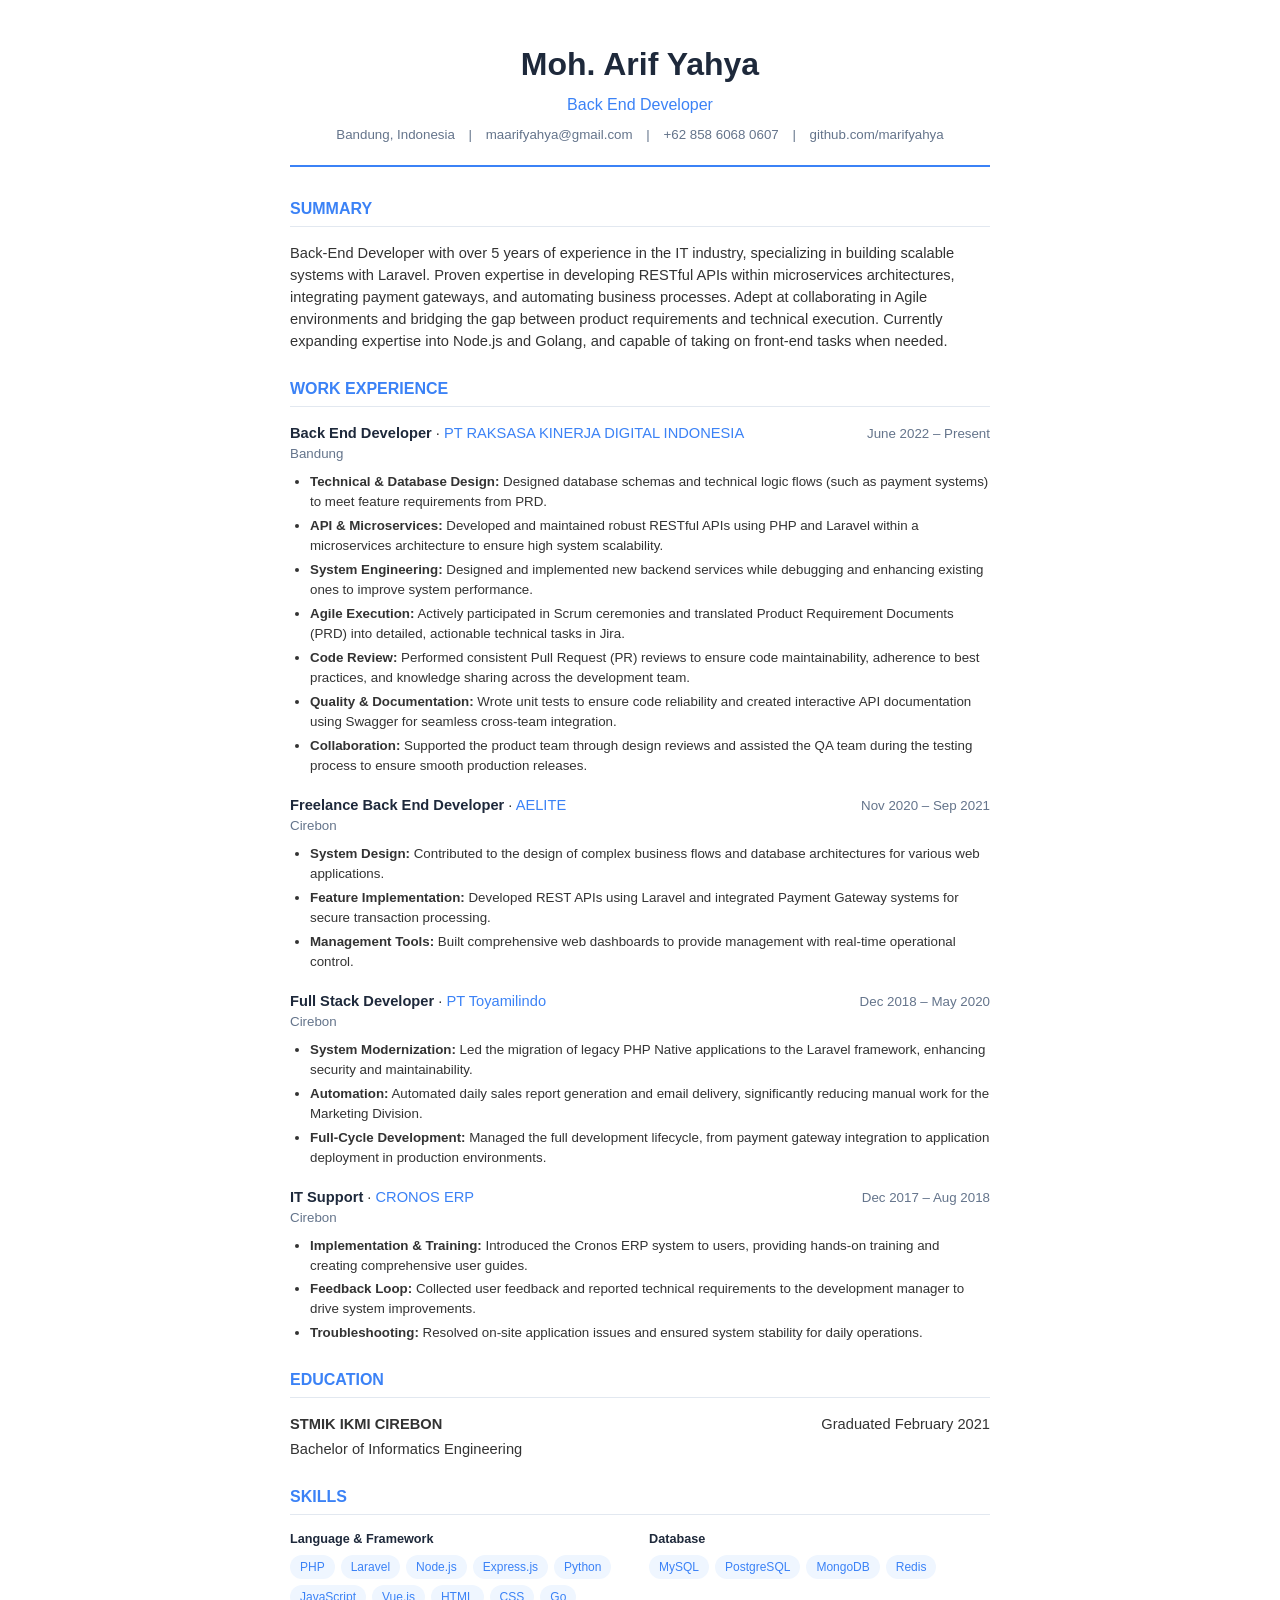
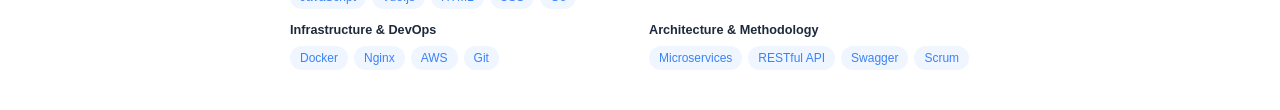
<file: cv.html>
<!DOCTYPE html>
<html lang="en">

<head>
  <meta charset="UTF-8" />
  <meta name="viewport" content="width=device-width, initial-scale=1.0" />
  <title>CV - Moh. Arif Yahya | Back-End Developer</title>
  <link rel="icon" type="image/png" href="favicon.png" />
  <link rel="stylesheet" href="css/cv.css" />
</head>

<body>

  <div class="header">
    <div class="name">Moh. Arif Yahya</div>
    <div class="title">Back End Developer</div>
    <div class="contact">
      <span data-i18n="hero.location">Bandung, Indonesia</span> |
      <span>maarifyahya@gmail.com</span> |
      <span>+62 858 6068 0607</span> |
      <span>github.com/marifyahya</span>
    </div>
  </div>

  <h2 data-i18n="experience.summaryTitle">Summary</h2>
  <p data-i18n="about.text">Back-End Developer with over 5 years of experience...</p>

  <h2 data-i18n="experience.title">Work Experience</h2>
  <div id="cv-experience"></div>

  <h2 data-i18n="education.title">Education</h2>
  <div class="education-item">
    <span class="edu-school" data-i18n="education.school">STMIK IKMI CIREBON</span>
    <span data-i18n="education.info">Graduated February 2021</span>
  </div>
  <div style="margin-top:3px;" data-i18n="education.degree">Bachelor of Informatics Engineering</div>

  <h2 data-i18n="skills.title">Skills</h2>
  <div class="skills-grid" id="cv-skills"></div>

  <script src="js/translations.js?v=3"></script>
  <script src="js/cv.js?v=3"></script>
</body>

</html>
</file>
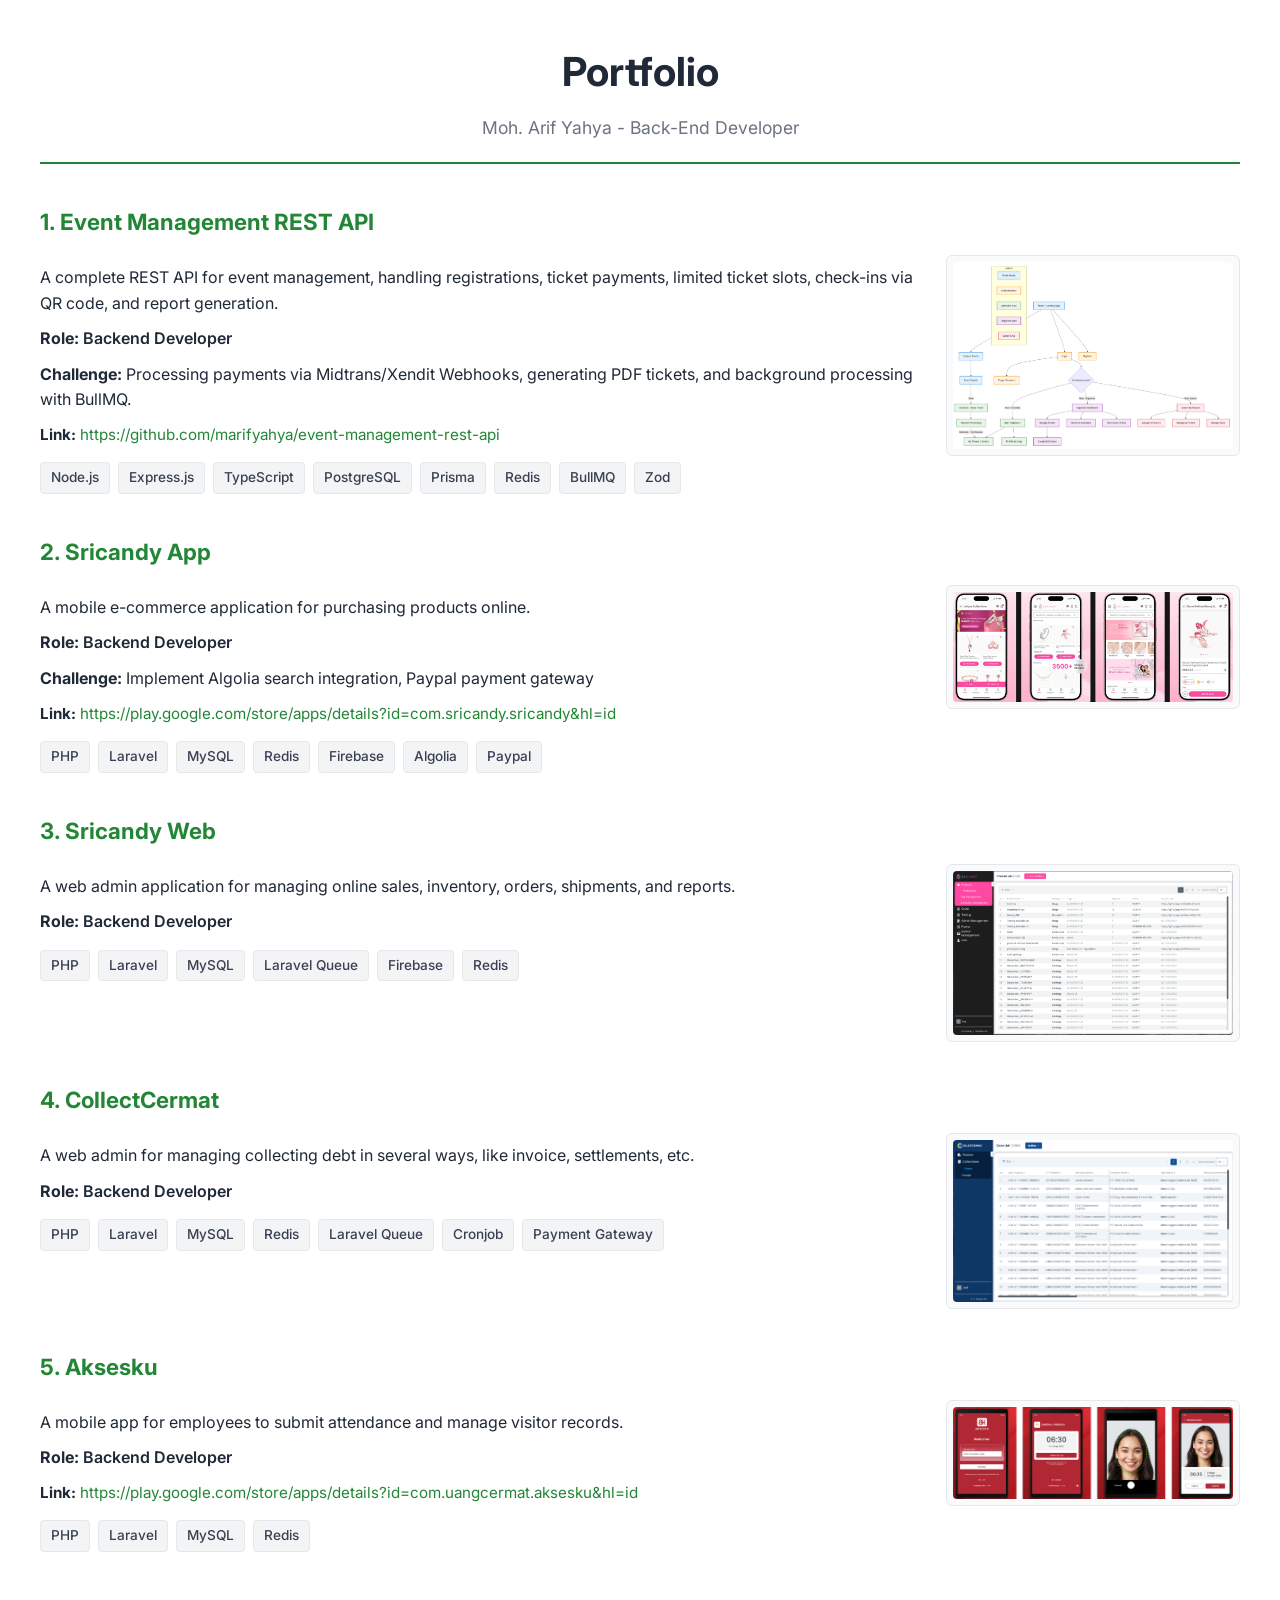
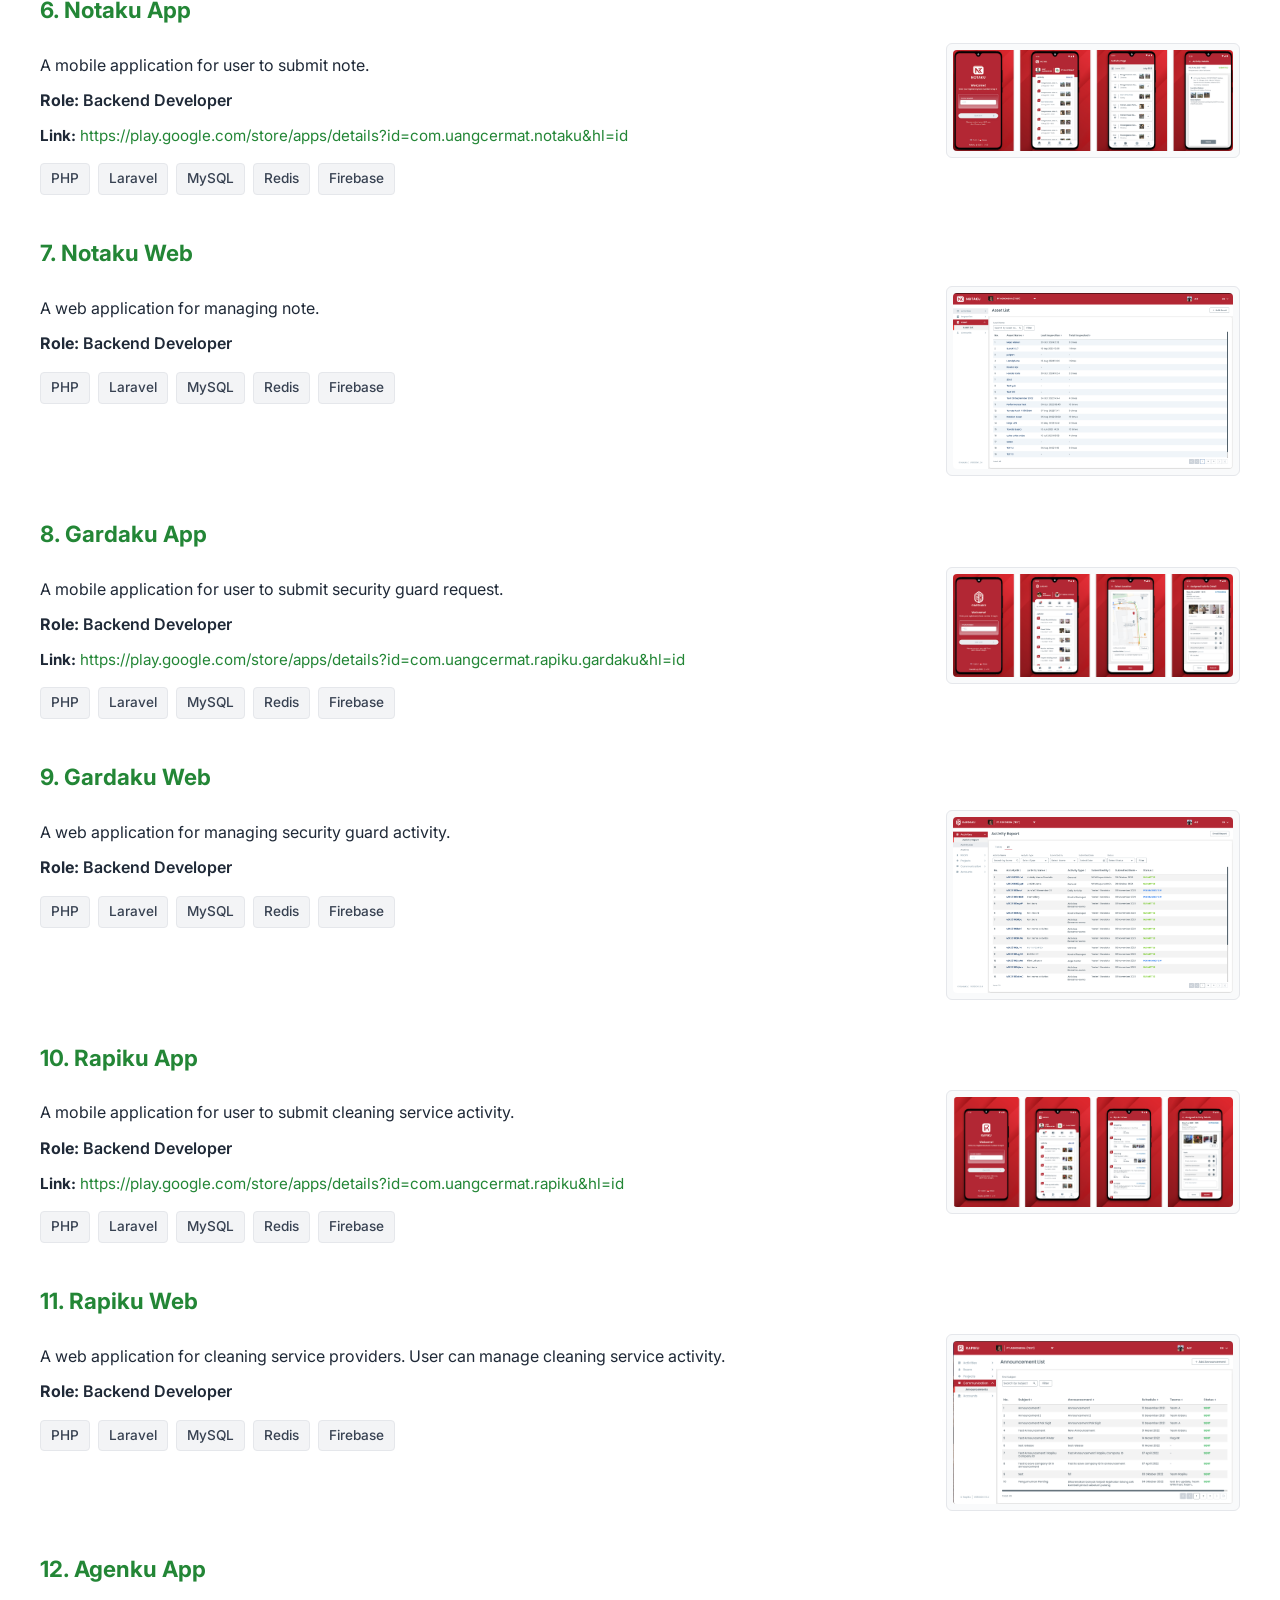
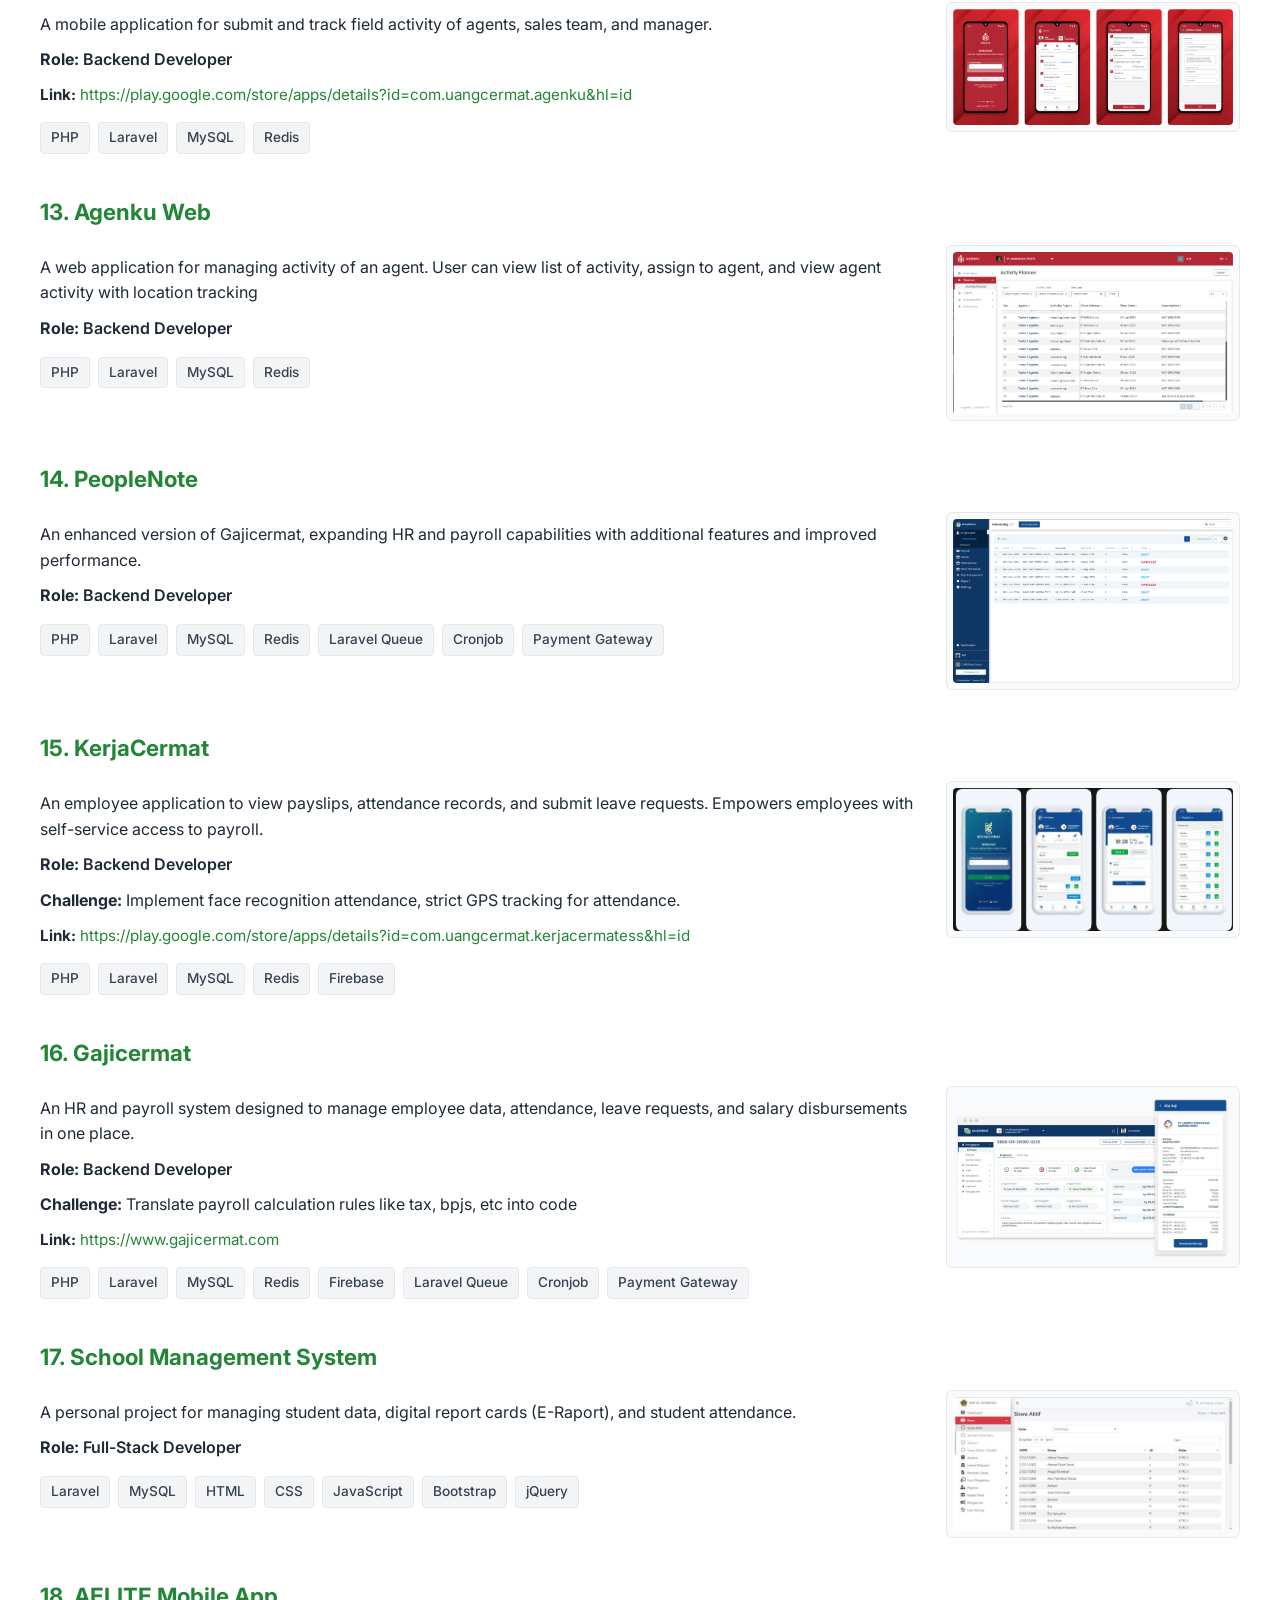
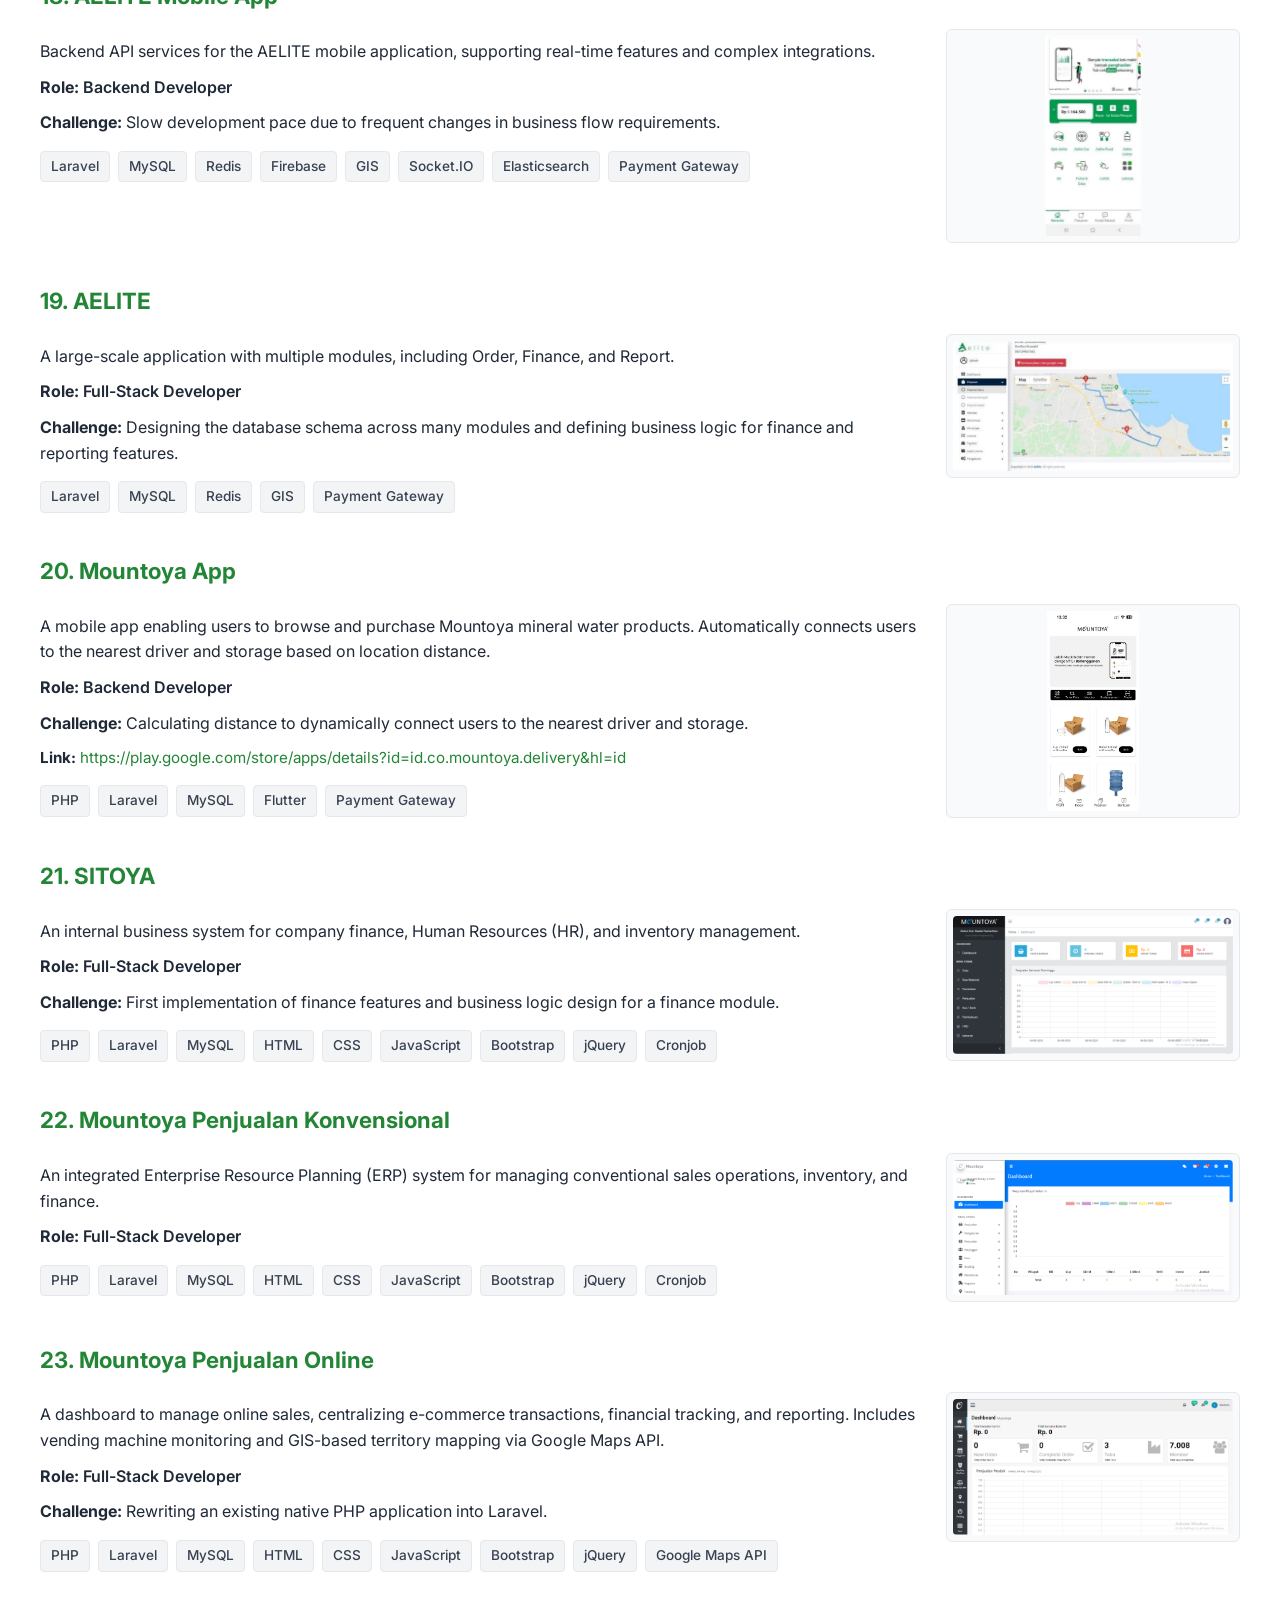
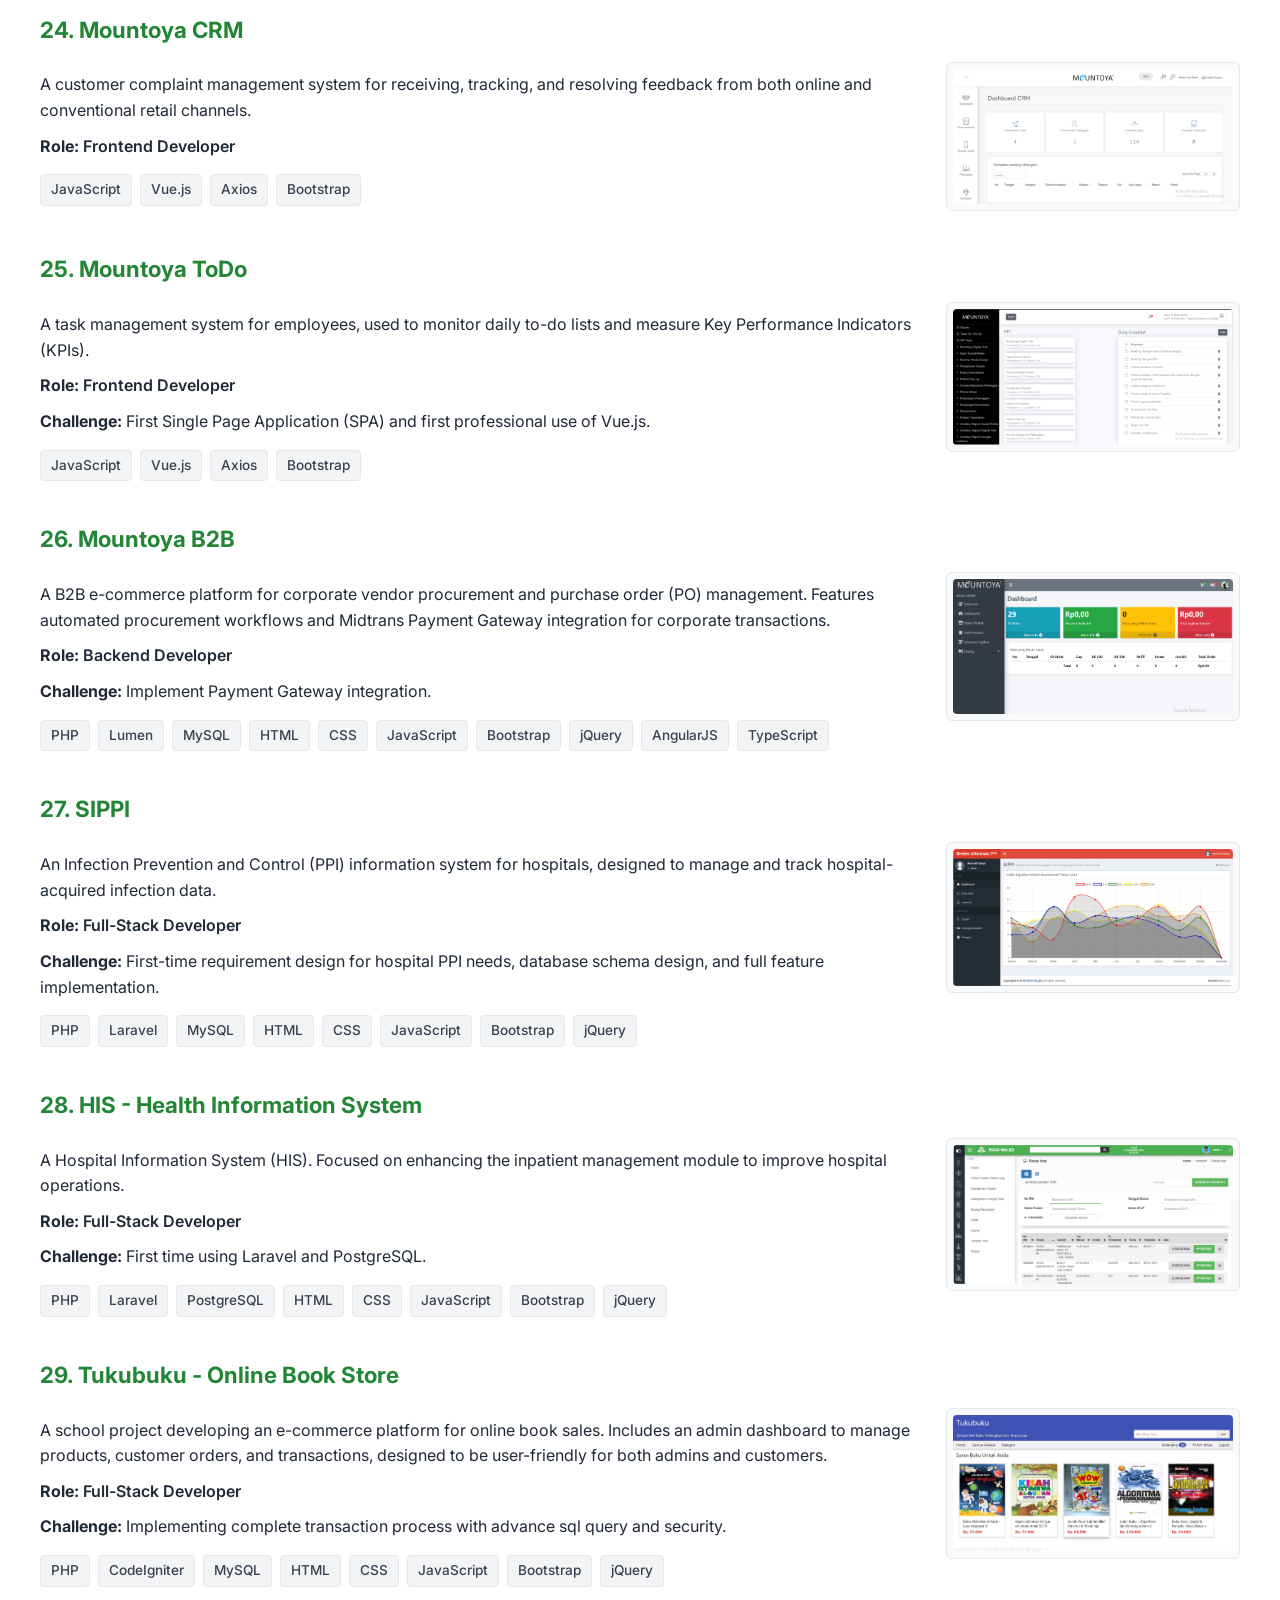
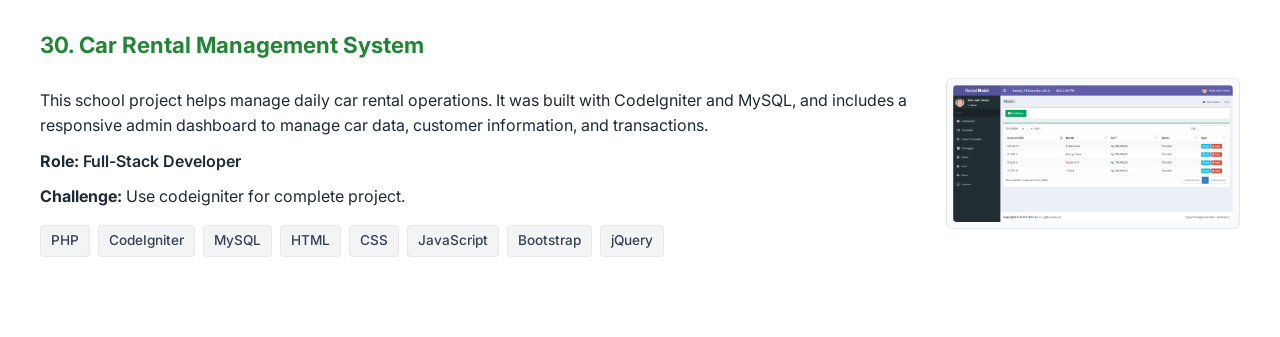
<file: print-portfolio.html>
<!DOCTYPE html>
<html lang="en">
<head>
  <meta charset="UTF-8" />
  <meta name="viewport" content="width=device-width, initial-scale=1.0" />
  <title>Portfolio - Moh. Arif Yahya</title>
  <link href="https://fonts.googleapis.com/css2?family=Inter:wght@300;400;600;700&display=swap" rel="stylesheet" />
  <style>
    :root {
      --primary: #238636;
      --text-main: #1f2937;
      --text-muted: #6b7280;
      --border: #e5e7eb;
      --bg: #ffffff;
    }
    body {
      font-family: 'Inter', sans-serif;
      background-color: var(--bg);
      color: var(--text-main);
      margin: 0;
      padding: 40px;
      line-height: 1.6;
    }
    .header {
      text-align: center;
      margin-bottom: 40px;
      padding-bottom: 20px;
      border-bottom: 2px solid var(--primary);
    }
    .header h1 {
      margin: 0 0 10px 0;
      font-size: 2.5rem;
      color: var(--text-main);
    }
    .header p {
      margin: 0;
      color: var(--text-muted);
      font-size: 1.1rem;
    }
    .project {
      margin-bottom: 40px;
      page-break-inside: avoid;
    }
    .project-content {
      display: flex;
      gap: 25px;
      align-items: flex-start;
    }
    .project-info {
      flex: 1;
    }
    .project-image-wrapper {
      flex: 0 0 280px;
      border: 1px solid var(--border);
      border-radius: 6px;
      padding: 6px;
      background: #f9fafb;
    }
    .project-image {
      width: 100%;
      height: auto;
      max-height: 200px;
      display: block;
      object-fit: contain;
      border-radius: 4px;
    }
    .project-header {
      display: flex;
      justify-content: space-between;
      align-items: baseline;
      margin-bottom: 15px;
    }
    .project-title {
      font-size: 1.4rem;
      font-weight: 700;
      margin: 0;
      color: var(--primary);
    }
    .project-role {
      font-weight: 600;
      color: var(--text-main);
      margin: 5px 0;
    }
    .project-desc {
      margin: 10px 0;
    }
    .project-challenge {
      margin: 10px 0;
      color: var(--text-main);
    }
    .project-link {
      margin: 10px 0;
      font-size: 0.95rem;
    }
    .project-link a {
      color: var(--primary);
      text-decoration: none;
      word-break: break-all;
    }
    .project-tags {
      margin-top: 15px;
      display: flex;
      flex-wrap: wrap;
      gap: 8px;
    }
    .tag {
      background: #f3f4f6;
      border: 1px solid var(--border);
      padding: 4px 10px;
      border-radius: 4px;
      font-size: 0.85rem;
      color: #374151;
      font-weight: 500;
    }
    @media print {
      body {
        padding: 0;
      }
      @page {
        margin: 2cm;
      }
    }
  </style>
</head>
<body>
  <div class="header">
    <h1 id="doc-title">Portfolio</h1>
    <p id="doc-subtitle">Moh. Arif Yahya - Back-End Developer</p>
  </div>

  <div id="projects-container"></div>

  <script src="js/translations.js?v=11"></script>
  <script>
    document.addEventListener("DOMContentLoaded", () => {
      const lang = localStorage.getItem("preferredLanguage") || "en";
      const trans = typeof translations !== 'undefined' ? translations : null;
      
      if(lang === 'id') {
        document.getElementById('doc-subtitle').textContent = "Moh. Arif Yahya - Pengembang Back-End";
      }

      const container = document.getElementById("projects-container");
      if (!trans || !trans.portfolio || !trans.portfolio.projects) return;

      const projects = [...trans.portfolio.projects].reverse();
      let html = "";

      projects.forEach((proj, index) => {
        const title = proj.title[lang] || proj.title.en;
        const role = proj.role ? (proj.role[lang] || proj.role.en) : "";
        const desc = proj.description ? (proj.description[lang] || proj.description.en) : "";
        const chal = proj.challenge ? (proj.challenge[lang] || proj.challenge.en) : "";
        const tags = proj.tags || [];

        let tagsHtml = tags.map(t => `<span class="tag">${t}</span>`).join("");

        html += `
          <div class="project">
            <div class="project-header">
              <h2 class="project-title">${index + 1}. ${title}</h2>
            </div>
            <div class="project-content">
              <div class="project-info">
                <div class="project-desc">${desc}</div>
                ${role ? `<div class="project-role"><strong>Role:</strong> ${role}</div>` : ""}
                ${chal ? `<div class="project-challenge"><strong>Challenge:</strong> ${chal}</div>` : ""}
                ${proj.link ? `<div class="project-link"><strong>Link:</strong> <a href="${proj.link}" target="_blank">${proj.link}</a></div>` : ""}
                <div class="project-tags">${tagsHtml}</div>
              </div>
              <div class="project-image-wrapper">
                <img src="${proj.image || 'images/projects/placeholder.svg'}" alt="${title}" class="project-image" />
              </div>
            </div>
          </div>
        `;
      });

      container.innerHTML = html;

      // Automatically trigger print after a short delay to ensure rendering
      setTimeout(() => {
        window.print();
      }, 500);
    });
  </script>
</body>
</html>
</file>
<file: css/cv.css>
* {
  margin: 0;
  padding: 0;
  box-sizing: border-box;
}

body {
  font-family: "Segoe UI", Arial, sans-serif;
  font-size: 11pt;
  line-height: 1.5;
  color: #333;
  max-width: 800px;
  margin: 0 auto;
  padding: 40px 50px;
}

.header {
  text-align: center;
  margin-bottom: 30px;
  padding-bottom: 20px;
  border-bottom: 2px solid #3b82f6;
}

.name {
  font-size: 24pt;
  font-weight: bold;
  color: #1e293b;
}

.title {
  font-size: 12pt;
  color: #3b82f6;
  margin: 5px 0;
}

.contact {
  font-size: 10pt;
  color: #64748b;
  margin-top: 8px;
}

.contact span {
  margin: 0 10px;
}

h2 {
  font-size: 12pt;
  color: #3b82f6;
  text-transform: uppercase;
  border-bottom: 1px solid #e2e8f0;
  padding-bottom: 5px;
  margin: 25px 0 15px;
}

.section {
  margin-bottom: 20px;
}

.job {
  margin-bottom: 18px;
}

.job-header {
  display: flex;
  justify-content: space-between;
  align-items: baseline;
}

.job-title {
  font-weight: bold;
  color: #1e293b;
}

.job-company {
  color: #3b82f6;
}

.job-date {
  font-size: 10pt;
  color: #64748b;
}

.job-location {
  font-size: 10pt;
  color: #64748b;
}

ul {
  margin: 8px 0;
  padding-left: 20px;
}

li {
  font-size: 10pt;
  margin-bottom: 4px;
}

.skills-grid {
  display: grid;
  grid-template-columns: repeat(2, minmax(0, 1fr));
  gap: 12px 18px;
}

.skill-group {
  break-inside: avoid;
}

.skill-group-title {
  font-size: 9.5pt;
  font-weight: 700;
  color: #1e293b;
  margin-bottom: 6px;
}

.skill-tags {
  display: flex;
  flex-wrap: wrap;
  gap: 6px;
}

.skill-tag {
  background: #eff6ff;
  color: #3b82f6;
  padding: 3px 10px;
  border-radius: 12px;
  font-size: 9pt;
}

.education-item {
  display: flex;
  justify-content: space-between;
}

.edu-school {
  font-weight: bold;
}
</file>
